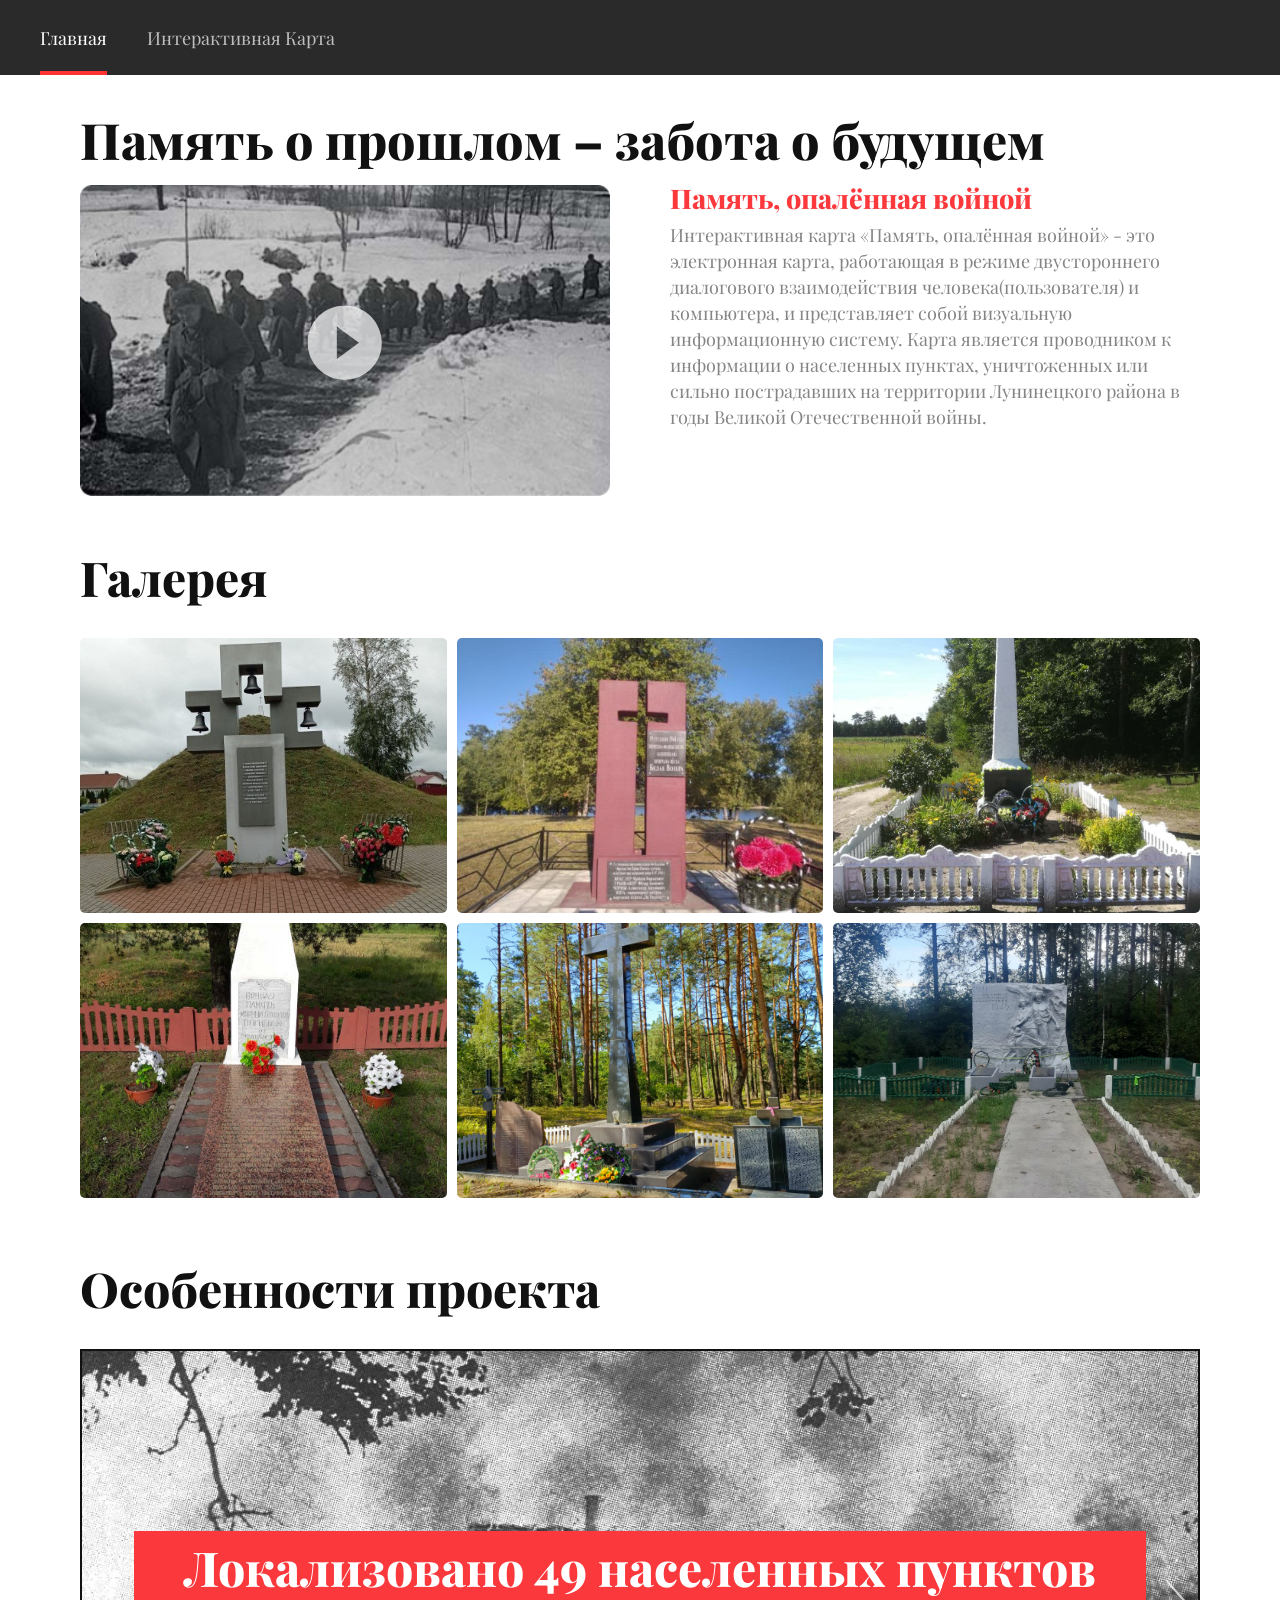
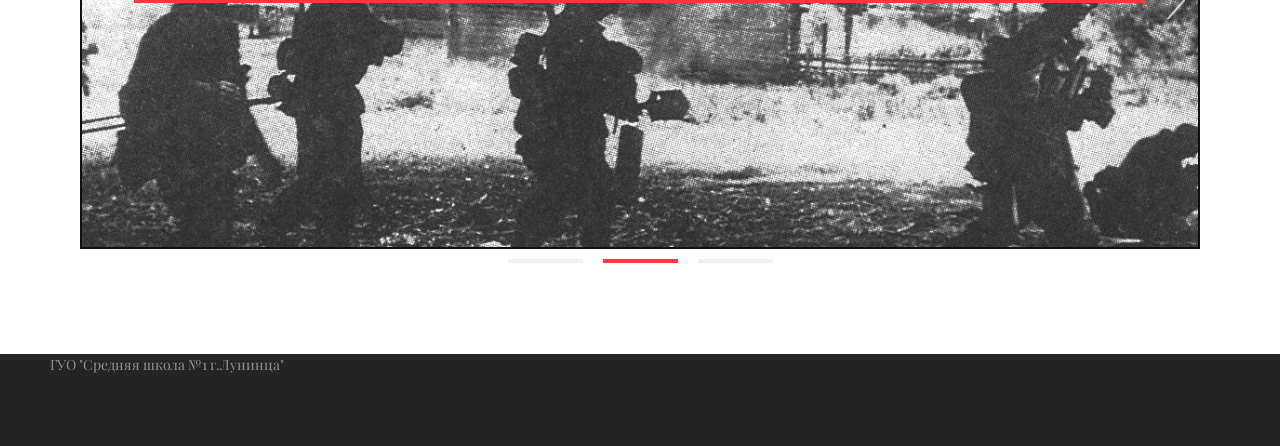
<file: index.html>
<!DOCTYPE html>

<html lang="ru">
  <head>
    <meta http-equiv="Content-Type" content="text/html; charset=UTF-8" />
    <meta name="viewport"content="width=device-width, user-scalable=no, initial-scale=1.0, maximum-scale=1.0, minimum-scale=1.0"/>
    <title>Память опаленная войной</title>
    <link rel="stylesheet" href="style/style.css" />
  </head>
  <body>
    <header class="header">
      <div class="header__row header__row--main">
        <div class="container header__container">
          <div class="header__start">
            <div class="header__burger" onclick="toggleMobileMenu(event)"></div>
            <div class="header__close" onclick="toggleMobileMenu(event)"></div>
            <ul class="header-nav">
              <li class="header-nav__item is-active">
                <a href="/">Главная</a>
              </li>
              <li class="header-nav__item">
                <a href="map.html"> Интерактивная Карта</a>
              </li>
            </ul>
          </div>
        </div>
      </div>
    </header>
    <main class="main">
      <div class="container main__container">
        <div class="content">
          <section class="content__section">
            <h1>Память о прошлом – забота о будущем</h1>
            <div class="content-video">
              <div class="content-video__source">
                <video poster="image/picture.jpg">
                  <source src="video/Minsk.mp4" type="video/mp4"/>
                </video>
                <svg
                  width="75"
                  height="75"
                  viewBox="0 0 75 75"
                  fill="none"
                  xmlns="http://www.w3.org/2000/svg"
                >
                  <path
                    opacity="0.7"
                    d="M37.2278 0.0917969C16.8028 0.0917969 0.181152 16.7135 0.181152 37.1384C0.181152 57.5633 16.8028 74.185 37.2278 74.185C57.6527 74.185 74.2744 57.5633 74.2744 37.1384C74.1335 16.7135 57.6527 0.0917969 37.2278 0.0917969ZM29.3395 53.6192V20.9393L51.4548 37.2793L29.3395 53.6192Z"
                    fill="white"
                  ></path>
                </svg>
              </div>
              <div class="content-video__text">
                <p class="title">
                  <span>Память, опалённая войной</span>
                </p>
                <p class="description">
                  Интерактивная карта «Память, опалённая войной» - это электронная карта,
                  работающая в режиме двустороннего диалогового взаимодействия
                  человека(пользователя) и компьютера, и представляет собой визуальную информационную
                  систему. Карта является проводником к информации о населенных пунктах, 
                  уничтоженных или сильно пострадавших на территории Лунинецкого района
                  в годы Великой Отечественной войны.
                </p>
              </div>
            </div>
          </section>
          <section class="projects">
            <div class="content-header__row">
              <h2>Галерея</h2>
            </div>
            <div class="projects__content">
              <div class="gallery-item">
                <img src="image/bes_kurgan.jpg" alt="Image 1" />
                <div class="caption">Лунинец</div>
              </div>
              <div class="gallery-item">
                <img src="image/beloe_ozero.jpg" alt="Image 2" />
                <div class="caption">Белое Озеро</div>
              </div>
              <div class="gallery-item">
                <img src="image/melyasnica.jpg" alt="Image 3" />
                <div class="caption">Мелясница</div>
              </div>
              <div class="gallery-item">
                <img src="image/dyatlovichi.jpg" alt="Image 1" />
                <div class="caption">Дятловичи</div>
              </div>
              <div class="gallery-item">
                <img src="image/sitnickiy_dvor.jpg" alt="Image 2" />
                <div class="caption">Ситницкий Двор</div>
              </div>
              <div class="gallery-item">
                <img src="image/Dvorets.webp" alt="Image 3" />
                <div class="caption">Ракитно</div>
              </div>
            </div>
          </section>

          <section class="banner-slider">
            <div class="content-header__row">
              <h2>Особенности проекта</h2>
            </div>
            <div class="slider">
              <div class="slider__item">
                <div>
                  <a href="http://db.narb.by/">
                    <div class="slider-content">
                      <span class="_accent">Архивные документы</span>
                      <span></span>
                    </div>
                  </a>
                </div>
              </div>
              <div class="slider__item">
                <div>
                  <a href="http://db.narb.by/">
                    <div class="slider-content">
                      <span class="_accent">Локализовано 49 населенных пунктов</span>
                      <span></span>
                    </div>
                  </a>
                </div>
              </div>
              <div class="slider__item">
                <div>
                  <a href="http://db.narb.by/">
                    <div class="slider-content">
                      <span class="_accent">Регион: Лунинецкий район</span>
                      <span></span>
                    </div>
                  </a>
                </div>
              </div>
            </div>
          </section>
        </div>
      </div>
    </main>

    <footer class="footer">
      <div class="container footer__container">
        <div class="footer__row footer__row--main">
          <ul class="footer-nav">
            <li class="footer-nav__item is-active">
              <a href="https://sch1.luninec.edu.by/" target="_blank" rel="nofollow">
                ГУО "Средняя школа №1 г.Лунинца"
            </a>
            </li>
          </ul>
        </div>
        <div class="footer__row footer__row--social">
          <ul class="footer-social">
            <li class="footer-social__item">
              
            </li>
          </ul>
        </div>
        <div class="footer__row footer__row--about">
          <div class="footer__about">
            <p></p>
          </div>
          <div class="footer__contact">
            <p>
              <!-- <strong>
                <a href="mailto:karpecivan@mail.ru">karpecivan@mail.ru</a>
              </strong> -->
            </p>
          </div>
        </div>
      </div>
    </footer>
    <button id="scrollBtn">Наверх</button>
    <script
      src="https://cdnjs.cloudflare.com/ajax/libs/jquery/3.7.1/jquery.min.js"
      integrity="sha512-v2CJ7UaYy4JwqLDIrZUI/4hqeoQieOmAZNXBeQyjo21dadnwR+8ZaIJVT8EE2iyI61OV8e6M8PP2/4hpQINQ/g=="
      crossorigin="anonymous"
      referrerpolicy="no-referrer"
    ></script>
    <script src="js/slick.min.js"></script>
    <script src="js/script.js"></script>
  </body>
</html>
</file>
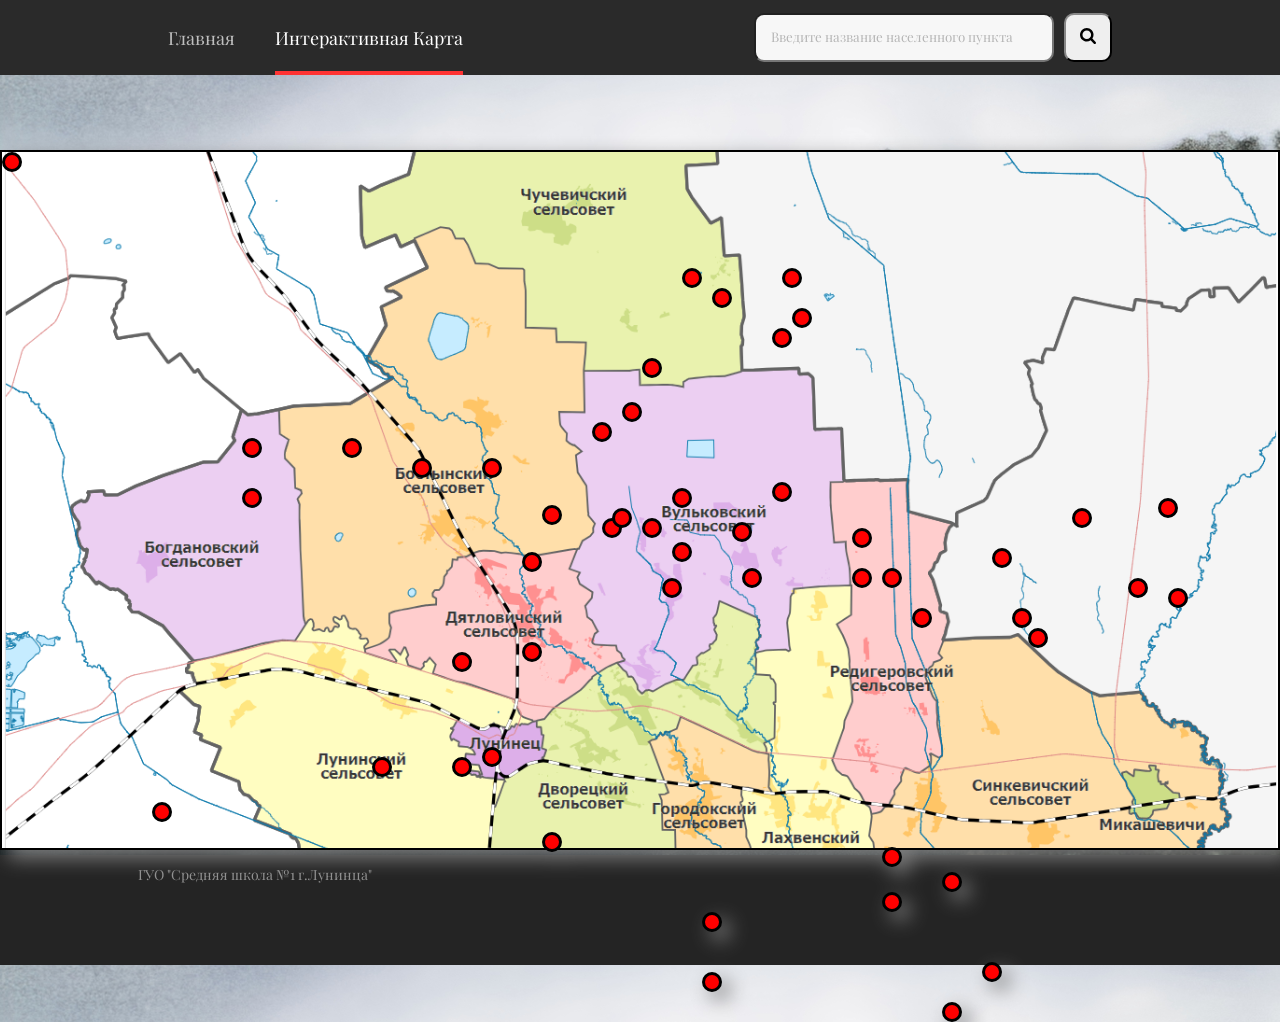
<file: map.html>
<!DOCTYPE html>
<html lang="en">
<head>
    <meta charset="UTF-8">
    <meta http-equiv="X-UA-Compatible" content="IE=edge">
    <meta name="viewport" content="width=device-width, initial-scale=1.0">
    <title>Память опаленная войной</title>
    <link rel="stylesheet" href="https://cdnjs.cloudflare.com/ajax/libs/font-awesome/6.1.2/css/all.min.css" integrity="sha512-1sCRPdkRXhBV2PBLUdRb4tMg1w2YPf37qatUFeS7zlBy7jJI8Lf4VHwWfZZfpXtYSLy85pkm9GaYVYMfw5BC1A==" crossorigin="anonymous" referrerpolicy="no-referrer" />
    <link rel="stylesheet" href="style/map.style.css">
</head>
<body>
    <header class="header">
        <div class="header__row header__row--main">
            <div class="container header__container">
                <div class="header__start">
                    <div class="header__burger" onclick="toggleMobileMenu(event)"></div>
                    <div class="header__close" onclick="toggleMobileMenu(event)"></div>
                    <ul class="header-nav">
                        <li class="header-nav__item">
                            <a href="/">Главная</a>
                        </li>
                        <li class="header-nav__item is-active">
                            <a href="map.html"> Интерактивная Карта</a>
                        </li> 
                    </ul>
                </div>
                <div class="header__logo">
                    <input class="search"  type="text" placeholder="Введите название населенного пункта">
                    <button class="search__btn">
                        <img src="image/loupe-black.svg">
                    </button>
                </div>
            </div>
        </div>           
    </header>     

    <main class="main">
        <div class="container__marker"></div>

   <div class="modal">
    <div class="modal__container">
        <div class="modal__close">
            <i class="fa-solid fa-circle-xmark"></i>
        </div>

        <div class="modal__image">
            <!-- <img src="" alt="monument"/> -->
        </div>

        <div class="modal__info">
            <div class="modal__info-title">
                <h1></h1>
            </div>
            <div class="modal__info-description">
                <p></p>
            </div>
            <a class="modal__info-button" target="_blank">Узнать больше</a>
        </div>
    </div>
</div>

    </main>
    
    

    <footer class="footer">
        <div class="container footer__container">
            <div class="footer__row footer__row--main">
                <!-- footer logo -->
                <ul class="footer-nav">
                    <li class="footer-nav__item is-active">
                        <a href="https://sch1.luninec.edu.by/" target="_blank" rel="nofollow">
                            ГУО "Средняя школа №1 г.Лунинца"
                        </a>
                    </li>
                </ul>
            </div>
            <div class="footer__row footer__row--social">
                <ul class="footer-social">
                    <li class="footer-social__item">
                        <a href="">
                            <!-- <img src="facebook-white.svg"> -->
                        </a>
                    </li>
                </ul>                
            </div>
            <div class="footer__row footer__row--about">
                <div class="footer__about">                    
                </div>
                <div class="footer__contact">
                    <p>
                        <!-- <strong>
                            <a href="mailto:karpecivan@mail.ru">karpecivan@mail.ru</a>
                        </strong> -->
                    </p>                  
                </div>
            </div>
        </div>
    </footer>
    <script src="js/data.js"></script>
    <script src="js/map.js"></script>
</body>
</html>
</file>
<file: style/style.css>
@import url('https://fonts.googleapis.com/css2?family=Playfair+Display&display=swap');  


#scrollBtn {
    display: none;
    position: fixed;
    bottom: 20px;
    right: 30px;
    font-size: 18px;
    border: none;
    outline: none;
    background-color: #333;
    color: white;
    cursor: pointer;
    padding: 15px;
    border-radius: 4px;
    opacity: 0.5;
    transition: opacity 0.3s;
  }
  
  #scrollBtn:hover {
    opacity: 1;
  }


@media (min-width: 640px) {
    .container {
        max-width: 640px
    }
}

@media (min-width: 768px) {
    .container {
        max-width: 768px
    }
}

@media (min-width: 1024px) {
    .container {
        max-width: 1024px
    }
}

@media (min-width: 1280px) {
    .container {
        max-width: 1280px
    }
}

@media (min-width: 1536px) {
    .container {
        max-width: 1536px
    }
}

/*! normalize.css v3.0.2 | MIT License | git.io/normalize */


footer,
header,
main,
nav,
section 
{
    display: block
}

video {
    display: inline-block;
    vertical-align: baseline
}


a {
    background-color: transparent
}

a:active,
a:hover {
    outline: 0
}

h1 {
    font-size: 2em;
    margin: .67em 0
}


img {
    border: 0
}

svg:not(:root) {
    overflow: hidden
}


button,
input,
select
{
    color: inherit;
    font: inherit;
    margin: 0
}

button {
    overflow: visible
}

button,
select {
    text-transform: none
}

button,
html input[type=button],
input[type=reset],
input[type=submit] {
    -webkit-appearance: button;
    cursor: pointer
}

button[disabled],
html input[disabled] {
    cursor: default
}

button::-moz-focus-inner,
input::-moz-focus-inner {
    border: 0;
    padding: 0
}

input {
    line-height: normal
}

input[type=checkbox],
input[type=radio] {
    box-sizing: border-box;
    padding: 0
}

input[type=number]::-webkit-inner-spin-button,
input[type=number]::-webkit-outer-spin-button {
    height: auto
}

input[type=search] {
    -webkit-appearance: textfield;
    box-sizing: content-box
}

input[type=search]::-webkit-search-cancel-button,
input[type=search]::-webkit-search-decoration {
    -webkit-appearance: none
}


.slick-slider {
    position: relative;
    display: block;
    box-sizing: border-box;
    -webkit-touch-callout: none;
    -webkit-user-select: none;
    -moz-user-select: none;
    user-select: none;
    touch-action: pan-y;
    -webkit-tap-highlight-color: transparent
}

.slick-list {
    position: relative;
    overflow: hidden;
    display: block;
    margin: 0;
    padding: 0
}

.slick-list:focus {
    outline: none
}

.slick-list.dragging {
    cursor: pointer;
    cursor: hand
}

.slick-slider .slick-track,
.slick-slider .slick-list {
    transform: translateZ(0)
}

.slick-track {
    position: relative;
    left: 0;
    top: 0;
    display: block;
    margin-left: auto;
    margin-right: auto
}

.slick-track:before,
.slick-track:after {
    content: "";
    display: table
}

.slick-track:after {
    clear: both
}

.slick-loading .slick-track {
    visibility: hidden
}

.slick-slide {
    float: left;
    height: 100%;
    min-height: 1px;
    display: none
}

[dir=rtl] .slick-slide {
    float: right
}

.slick-slide img {
    display: block
}

.slick-slide.slick-loading img {
    display: none
}

.slick-slide.dragging img {
    pointer-events: none
}

.slick-initialized .slick-slide {
    display: block
}

.slick-loading .slick-slide {
    visibility: hidden
}

.slick-vertical .slick-slide {
    display: block;
    height: auto;
    border: 1px solid transparent
}

.slick-arrow.slick-hidden {
    display: none
}

* {
    margin: 0;
    padding: 0;
    box-sizing: border-box;
    outline: none;
    -webkit-tap-highlight-color: rgba(0, 0, 0, 0);
    min-height: 0;
    min-width: 0;
    -webkit-overflow-scrolling: touch
}

html {
    position: relative
}

html,
body {
    min-height: 100%;
    min-width: 320px;
    height: 1px
}

body {
    font-size: 18px;
    font-family: 'Playfair Display', 'sans-serif';
    background: #FFF;
    color: #111;
    position: relative;
    display: flex;
    flex-direction: column;
    caret-color: #f33;
    -webkit-font-smoothing: antialiased;
    -moz-font-smoothing: antialiased;
    -o-font-smoothing: antialiased
}

body ::-moz-selection {
    color: #111;
    background: #FF3333
}

body ::selection {
    color: #111;
    background: #FF3333
}

body:before {
    content: "";
    position: fixed;
    top: 0;
    left: 0;
    z-index: 5;
    width: 100%;
    height: 100%;
    background-color: #000c;
    opacity: 0;
    visibility: hidden;
    transition: all .2s ease
}

body.is-fixed{
    overflow: hidden
}

a {
    cursor: pointer;
    color: #111;
    text-decoration: none
}

label {
    cursor: pointer
}



input::-webkit-input-placeholder,
input::-moz-placeholder {
    color: #111111b3
}

input::-ms-clear {
    display: none !important;
    width: 0 !important;
    height: 0 !important
}

button {
    background: none;
    border: none
}

h1,
h2,
h3,
h4 {
    margin: 0;
    font-weight: 800
}

h1 {
    font-size: 50px;
    line-height: 100%;
    margin-bottom: 20px
}

@media all and (max-width: 580px) {
    h1 {
        font-size: 24px;
        margin-bottom: 15px
    }
}

h2 {
    font-size: 32px;
    margin-bottom: 20px
}

@media screen and (max-width: 768px) {
    h2 {
        font-size: 16px;
        text-transform: uppercase
    }
}

h3 {
    font-size: 18px;
    margin-bottom: 15px
}

h3.description {
    text-transform: uppercase;
    color: #9b9b9b;
    margin-bottom: 32px
}


.clearfix:after {
    content: "";
    display: table;
    clear: both
}

.about {
    max-width: 830px;
    margin: 0 auto
}



.button {
    display: flex;
    background: #FF3333;
    color: #fff;
    text-transform: uppercase;
    height: 50px;
    align-items: center;
    justify-content: center;
    font-weight: 800;
    text-align: center;
    font-size: 14px;
    letter-spacing: 1px;
    cursor: pointer;
    transition: all .2s ease
}

.button:hover {
    background: #FFF !important;
    color: #111 !important
}

.button.is-color-blocked:hover {
    background: #ff4d4d !important;
    color: #fff !important
}

.button.is-disabled {
    pointer-events: none;
    background: #1A1A1A;
    color: #ffffff80
}


.container {
    margin: 0 auto;
    height: 100%;
    max-width: 1200px;
    min-width: 320px
}

.content {
    padding: 40px;
    flex: 1 1 auto
}

.content-header__row {
    display: flex;
    justify-content: space-between;
    align-items: center;
    margin-bottom: 35px
}

@media (max-width: 600px) {
    .content-header__row {
        align-items: flex-start;
        flex-direction: column
    }
}

.content-header__row h2 {
    font-size: 48px;
    line-height: 52px;
    margin: 0
}

@media all and (max-width: 580px) {
    .content-header__row h2 {
        font-size: 27px;
        text-transform: capitalize
    }
}

.content-header__row .content-nav {
    margin: 0
}

@media screen and (max-width: 480px) {
    .content-header__row .content-nav {
        width: 100%
    }
}

.content-video {
    display: grid;
    grid-template-columns: 1fr 1fr;
    gap: 60px;
    margin-bottom: 50px
}

@media screen and (max-width: 1024px) {
    .content-video {
        display: flex;
        flex-direction: column;
        gap: 32px
    }
}

.content-video__source {
    position: relative;
    border-radius: 10px;
    overflow: hidden
}

.content-video__source video {
    width: 100%
}

.content-video__source svg {
    position: absolute;
    top: 50%;
    left: 50%;
    transform: translate(-50%, -50%);
    z-index: 10
}

.content-video__text {
    display: flex;
    flex-direction: column;
    gap: 10px
}

.content-video__text .title {
    font-weight: 800;
    font-size: 27px;
    line-height: 27px;
    color: #000
}

.content-video__text .title span {
    color: #fb393d
}

.content-video__text .description {
    font-weight: 400;
    font-size: 18px;
    line-height: 26px;
    color: #848484
}

@media screen and (max-width: 1024px) {
    .content {
        padding: 20px
    }
}

@media screen and (max-width: 480px) {
    .content {
        padding: 10px
    }
}

.content--white {
    background: #FFF;
    color: #111
}

.content__section {
    margin: 40px 0 0
}

.content__section:first-of-type {
    margin: 0
}

.content__breadcrumps {
    margin: 0 0 20px
}

.content__breadcrumps li {
    list-style-type: none;
    display: inline-block;
    font-size: 12px;
    opacity: .5;
    text-transform: uppercase
}

.content__breadcrumps li:before {
    content: " / "
}

.content__breadcrumps li:first-child:before {
    display: none
}

.content__breadcrumps a {
    color: #000
}

.content-nav {
    height: 65px;
    display: flex;
    box-shadow: inset 0 -2px #4d4d4d;
    margin: 0 0 20px
}

@media screen and (max-width: 768px) {
    .content-nav {
        max-width: 100%;
        font-size: 14px;
        height: 40px;
        overflow: auto
    }
}

.content-nav__item {
    list-style-type: none;
    margin-right: 30px;
    position: relative;
    transition: all .2s ease;
    flex-shrink: 0
}

.content-nav__item a {
    transition: all .2s ease;
    display: flex;
    align-items: center;
    height: 100%;
    color: #11111180
}

.content-nav__item a:hover {
    color: #111
}

.content-nav__item.is-active {
    box-shadow: inset 0 -2px #f33
}

.content-nav__item.is-active a {
    color: #111
}


.footer {
    margin: auto 0 0;
    background: #242424;
    color: #ffffff80;
    font-size: 12px;
    line-height: 10%;
    flex: 1 0 auto
}

.footer a {
    color: #ffffff80;
    transition: all .2s ease
}

.footer a:hover {
    color: #fff
}

.footer__container {
    padding: 10px
}

@media screen and (max-width: 768px) {
    .footer__container {
        padding: 40px 10px
    }
}

.footer__row {
    display: flex;
    align-items: center;
    justify-content: space-between
}

@media screen and (max-width: 768px) {
    .footer__row {
        flex-direction: column
    }
}

.footer__row--social {
    margin: 40px 0 0
}

.footer__row--about {
    margin: 30px 0 0
}

@media screen and (max-width: 768px) {
    .footer__row--about {
        margin-top: 40px;
        text-align: center
    }
}

.footer__logo {
    font-size: 0
}

.footer__about {
    width: 400px
}

@media screen and (max-width: 768px) {
    .footer__about {
        width: auto
    }
}

.footer__contact {
    text-align: right
}

@media screen and (max-width: 768px) {
    .footer__contact {
        margin-top: 20px;
        text-align: center
    }
}

.footer-nav {
    font-size: 14px;
    display: flex
}

@media screen and (max-width: 768px) {
    .footer-nav {
        margin-top: 40px
    }
}

.footer-nav__item {
    list-style-type: none;
    margin-left: 30px;
    transition: all .2s ease
}

@media screen and (max-width: 768px) {
    .footer-nav__item {
        margin: 0 10px !important
    }
}

.footer-nav__item:first-of-type {
    margin-left: 0
}

.footer-social {
    display: flex;
    align-items: center
}

.footer-social__item {
    list-style-type: none;
    transition: all .2s ease;
    opacity: .5;
    margin-left: 20px
}

@media screen and (max-width: 768px) {
    .footer-social__item {
        margin: 0 10px !important
    }
}

.footer-social__item:first-of-type {
    margin-left: 0
}

.footer-social__item:hover {
    opacity: 1
}



.header {
    flex-shrink: 0;
    padding: 75px 0 0
}

@media screen and (max-width: 480px) {
    .header {
        padding-top: 50px
    }
}

.header__row {
    left: 0;
    right: 0
}

.header__row--main {
    position: fixed;
    top: 0;
    left: 0;
    right: 0;
    height: 75px;
    background: #2a2a2a;
    z-index: 101
}

@media screen and (max-width: 480px) {
    .header__row--main {
        height: 50px
    }
}

.header__row--sub {
    height: 50px;
    font-size: 16px;
    background: #1A1A1A
}

@media screen and (max-width: 1024px) {
    .header__row--sub {
        height: 0
    }
}

.header__row--sub .header-nav__item {
    margin-left: 30px
}

.header__row--sub .header-nav__item a {
    opacity: .5
}

.header__row--sub .header-nav__item.is-active {
    box-shadow: inset 0 -1px #fff
}

.header__row--search {
    background: #FFF;
    height: 65px;
    position: fixed;
    left: 0;
    right: 0;
    top: 75px;
    z-index: 100;
    transition: all .2s ease;
    transform: translateY(-100%)
}

@media screen and (max-width: 480px) {
    .header__row--search {
        height: 50px;
        top: 50px
    }
}

.is-search-open .header__row--search {
    transform: none
}

.header__container {
    display: flex;
    align-items: center;
    justify-content: space-between;
    height: 100%
}

@media screen and (max-width: 768px) {
    .header__container {
        padding-left: 20px;
        padding-right: 20px
    }
}

@media screen and (max-width: 480px) {
    .header__container {
        padding-left: 10px;
        padding-right: 10px
    }
}

.header__start {
    order: 1;
    height: 100%
}

@media screen and (max-width: 1024px) {
    .header__start {
        order: 1;
        width: 50%
    }
}

.header__logo {
    order: 1;
    flex-shrink: 0;
    font-size: 0
}

@media screen and (max-width: 1024px) {
    .header__logo {
        order: 2;
        margin: 0 auto;
        padding: 0 10px
    }
}

.header__logo img {
    max-width: 100%
}

@media screen and (max-width: 480px) {
    .header__logo {
        width: 96px
    }
}

.header__end {
    order: 3;
    height: 100%;
    display: flex;
    align-items: center;
    justify-content: flex-end
}

@media screen and (max-width: 1024px) {
    .header__end {
        margin-left: auto;
        width: 50%
    }
}

.header__button {
    font-size: 12px;
    height: 100%;
    padding: 0 40px;
    line-height: 120%;
    margin-left: 20px
}

@media screen and (max-width: 768px) {
    .header__button {
        background: none !important;
        color: #f33;
        padding: 0
    }

    .header__button br {
        content: ""
    }

    .header__button br:after {
        content: " "
    }

    .header__button:hover {
        color: #fff !important;
        background: none !important
    }
}

@media screen and (max-width: 480px) {
    .header__button {
        font-size: 8px;
        margin-left: 10px;
    }
}


.header__burger {
    background: url(https://iremember.ru/local/templates/iremember/images/icons/burger.svg) no-repeat;
    background-position: center center;
    background-size: 100%;
    width: 20px;
    height: 100%;
    cursor: pointer;
    display: none;
    flex-shrink: 0
}

@media screen and (max-width: 1024px) {
    .header__burger {
        display: block
    }
}

@media screen and (max-width: 480px) {
    .header__burger {
        width: 15px
    }
}

.header__close {
    position: absolute;
    right: 0;
    top: 0;
    margin: 0 20px;
    background: url(https://iremember.ru/local/templates/iremember/images/icons/close-red.svg) no-repeat;
    background-position: center center;
    background-size: 100%;
    width: 20px;
    height: 75px;
    cursor: pointer;
    display: none;
    flex-shrink: 0;
    z-index: 2;
    opacity: 0;
    visibility: hidden
}

@media screen and (max-width: 1024px) {
    .header__close {
        display: block
    }
}

@media screen and (max-width: 480px) {
    .header__close {
        height: 50px;
        width: 15px;
        margin: 0 10px
    }
}

.header-nav {
    display: flex;
    height: 100%
}

@media screen and (max-width: 1024px) {
    .header-nav {
        position: fixed;
        z-index: 1;
        overflow-y: auto;
        left: 0;
        right: 0;
        top: 0;
        bottom: 0;
        background: #1A1A1A;
        flex-direction: column;
        justify-content: center;
        opacity: 0;
        visibility: hidden;
        -webkit-overflow-scrolling: touch
    }
}

.header-nav__item {
    list-style-type: none;
    margin-left: 40px;
    position: relative;
    transition: all .2s ease
}

@media screen and (max-width: 1024px) {
    .header-nav__item {
        margin: 20px 0;
        margin-left: 20px !important;
        padding-left: 20px
    }
}

@media screen and (max-width: 480px) {
    .header-nav__item {
        margin-left: 0 !important;
        padding-left: 20px
    }
}

.header-nav__item:first-of-type {
    margin-left: 0
}

.header-nav__item a {
    color: #fff;
    opacity: .7;
    transition: all .2s ease;
    display: flex;
    align-items: center;
    height: 100%
}

.header-nav__item a:hover {
    opacity: 1
}

.header-nav__item.is-active {
    box-shadow: inset 0 -4px #f33
}

@media screen and (max-width: 1024px) {
    .header-nav__item.is-active {
        box-shadow: none;
        border-left: 4px solid #FF3333
    }
}

.header-nav__item.is-active a {
    opacity: 1
}

.header-search button {
    opacity: .5;
    transition: all .2s ease
}

.header-search button:hover {
    opacity: 1
}

.header-search__overlay {
    position: fixed;
    left: 0;
    right: 0;
    top: 0;
    bottom: 0;
    visibility: hidden
}

.is-search-open .header-search__overlay {
    visibility: visible
}

.header.is-static {
    position: relative
}

.header.is-static .header__row {
    position: absolute
}

.header.is-static .header__row--sub {
    position: relative
}

.header.is-mobile-menu-open {
    position: static;
    z-index: 103
}

.header.is-mobile-menu-open .header__close,
.header.is-mobile-menu-open .header-nav,
.header.is-mobile-menu-open .header-nav-dropdown {
    visibility: visible;
    opacity: 1;
    transition: all .2s ease
}

.main {
    flex: 1 0 auto;
    display: flex;
    flex-direction: column
}

@media screen and (max-width: 1024px) {
    .main {
        display: block
    }
}

.main--light {
    background: #FFF
}

.main--light .content,
.main--light .content a {
    color: #111
}

.main--light .content .button {
    color: #fff
}

.main__container {
    display: flex;
    width: 100%
}

@media screen and (max-width: 1024px) {
    .main__container {
        display: block;
        flex-direction: column;
        height: auto
    }
}


.slick--dark .slick-arrow {
    background-image: url(https://iremember.ru/local/templates/iremember/images/icons/arrow-right-black.svg);
    border-color: #111
}

.slick--dark .slick-arrow:hover {
    border-left-color: #111
}

.slick--dark .slick-dots li {
    background: #111
}

.slick-initialized {
    display: block
}

.slick-slider {
    position: relative
}

.slick-arrow {
    position: absolute;
    height: 50px;
    width: 50px;
    border: 2px solid #FFF;
    overflow: hidden;
    text-indent: -999px;
    background: url(https://iremember.ru/local/templates/iremember/images/icons/arrow-right-white.svg) no-repeat;
    background-position: center center;
    background-size: 9px 16px;
    opacity: .7;
    transition: all .2s ease;
    top: 0;
    left: 0;
    z-index: 1;
    margin: 20px
}

.slick-arrow:hover {
    opacity: 1;
    z-index: 2;
    border-left-color: #fff
}

.slick-prev {
    transform: scaleX(-1)
}

.slick-next {
    border-left-color: transparent;
    margin-left: 69px
}

.slick-dots {
    position: absolute;
    right: 0;
    top: 0;
    margin: 20px
}

.slick-dots li {
    display: inline-block;
    vertical-align: middle;
    opacity: .5;
    background: #fff;
    width: 10px;
    height: 10px;
    border-radius: 50%;
    overflow: hidden;
    margin: 20px 0 20px 10px;
    transition: all .2s ease
}

.slick-dots li.slick-active,
.slick-dots li:hover {
    opacity: 1
}


.projects {
    margin-bottom: 64px;
}

.projects__content {
  display: grid;
  grid-template-columns: repeat(auto-fit, minmax(300px, 1fr));
  gap: 10px;                 
  align-items: stretch;      
}

.gallery-item {
  position: relative;
  overflow: hidden;
  display: flex;    
  flex-direction: column;
}

.gallery-item img {
  display: block;
  width: 100%;
  aspect-ratio: 4 / 3;       
  object-fit: cover;         
  height: auto;
  border-radius: 5px;
}
  .caption {
    position: absolute;
    bottom: 0;
    left: 0;
    right: 0;
    padding: 10px;
    background-color: rgba(0, 0, 0, 0.8);
    color: #fff;
    font-size: 14px;
    text-align: center;
    opacity: 0;
    transition: opacity 0.2s ease-in-out;
  }
  
  .gallery-item:hover .caption {
    opacity: 1;
  }



.banner-slider {
    margin-bottom: 65px
}

.banner-slider .slider {
    width: 100%;
}

/* ==== Style for sllider ==== */

.slider .slider__item{
    border:2px solid;
    height: 500px;
    background-position: center center;
    background-size: cover;
    background-repeat: no-repeat;
    
}


.slider .slider__item:first-child{
    background-image: url("../image/narb.png");
   
}

.slider .slider__item:nth-child(2){
    background-image: url("../image/voyna.jpg");
    
}

.slider .slider__item:nth-child(3){
    background-image: url("../image/luninets.png");
   
}

.banner-slider .slider .slick-prev {
    left: 15px;
    transform: translateY(-50%) scaleX(-1)
}

@media screen and (max-width: 600px) {
    .banner-slider .slider .slick-prev {
        transform: scaleX(-1)
    }
}

.banner-slider .slider .slick-next {
    right: 15px;
    left: initial;
    transform: translateY(-50%)
}

@media screen and (max-width: 600px) {
    .banner-slider .slider .slick-next {
        transform: none
    }
}

.banner-slider .slider .slick-arrow {
    top: 50%;
    border: none;
    background: url("data:image/svg+xml,%3Csvg width='21' height='43' viewBox='0 0 21 43' fill='none' xmlns='http://www.w3.org/2000/svg'%3E%3Cpath d='M1 1L19 21.5L1 42' stroke='white' stroke-width='2' stroke-miterlimit='10'/%3E%3C/svg%3E%0A");
    width: 20px;
    height: 40px;
    margin: 0;
    padding: 0
}

@media screen and (max-width: 600px) {
    .banner-slider .slider .slick-arrow {
        background: url("data:image/svg+xml,%3Csvg width='40' height='85' viewBox='0 0 40 85' fill='none' xmlns='http://www.w3.org/2000/svg'%3E%3Cpath d='M0.999999 1L38 42.5L1 84' stroke='white' stroke-width='2' stroke-miterlimit='10'/%3E%3C/svg%3E%0A");
        height: 85px;
        width: 40px;
        top: 120px
    }
}

.banner-slider .slider .slick-dots {
    margin: 0;
    width: 100%;
    height: -webkit-fit-content;
    height: -moz-fit-content;
    height: fit-content;
    display: grid !important;
    grid-template-columns: repeat(auto-fit, minmax(50px, 75px));
    justify-content: center;
    gap: 20px;
    bottom: -10px;
    top: initial;
    transform: translateY(100%)
}

.banner-slider .slider .slick-dots>li {
    margin: 0;
    width: 100%;
    height: 4px;
    background: #E1E1E1;
    border-radius: 0
}

.banner-slider .slider .slick-dots>li:hover {
    cursor: pointer
}

.banner-slider .slider .slick-dots>li.slick-active {
    background: #FB393D
}

.banner-slider .slider .slick-dots>li button {
    visibility: hidden;
    width: 100%;
    height: 100%
}

.banner-slider .slider-item {
    position: relative;
    background-repeat: no-repeat;
    background-size: cover;
    height: 320px;
    width: 100%
}

@media (max-width: 600px) {
    .banner-slider .slider-item {
        height: 540px
    }
}

 .slider__item .slider-content{
    position: relative;
    top: 50%;
    left: 50%;
    transform: translate(-50%, 250%);
    max-height: calc(100% - 40px);
    width: -webkit-fit-content;
    width: -moz-fit-content;
    width: fit-content;
    font-weight: 800;
    font-size: 36px;
    line-height: 52px;
    text-align: center;
    color: #fff
}

.slider__item .slider-content span {
    display: block
}

.slider__item .slider-content ._accent {
    padding: 0 50px;
    margin-bottom: 30px;
    background: #FB393D;
    line-height: 72px;
    font-size: 48px
}

@media (max-width: 600px) {
    .slider__item .slider-content ._accent {
        width: -webkit-fit-content;
        width: -moz-fit-content;
        width: fit-content;
        font-size: 36px;
        margin-left: auto;
        margin-right: auto
    }

    .slider__item .slider-content {
        transform: none;
        left: 0;
        right: 0;
        bottom: 55px
    }
}
</file>
<file: style/map.style.css>
@import url('https://fonts.googleapis.com/css2?family=Playfair+Display&display=swap');  

* {
  margin: 0;
  padding: 0;
  box-sizing: border-box;
}

/* FIX: растягиваем html и body на всю высоту */
html, body {
  height: 100%;
}

body {
  display: flex;
  flex-direction: column;        /* FIX: колонка для sticky-footer */
  min-height: 100vh;             /* FIX: минимум — высота экрана */
  /* FIX: убраны justify-content: center и align-items: center —
     они ломали прижатие футера */
  background-image: url(../image/background_1.jpg);
  background-size: cover;
  overflow-y: auto;
  font-family: 'Playfair Display', sans-serif;
  font-size: 18px;
}

a {
  text-decoration: none;
}

.container {
  width: 80%;
  margin: 0 auto;
  height: 100%;
  max-width: 1200px;
  min-width: 320px;
}

@media (min-width: 640px) {
  .container { max-width: 640px; }
}

@media (min-width: 768px) {
  .container { max-width: 768px; }
}

@media (min-width: 1024px) {
  .container { max-width: 1024px; }
}

@media (min-width: 1280px) {
  .container { max-width: 1280px; }
}

@media (min-width: 1536px) {
  .container { max-width: 1536px; }
}

header,
footer {
  display: block;
}

.header {
  flex-shrink: 0;
  padding: 75px 0 0;
}

@media screen and (max-width: 480px) {
  .header { padding-top: 50px; }
}

.header__row {
  left: 0;
  right: 0;
}

.header__row--main {
  position: fixed;
  top: 0;
  left: 0;
  right: 0;
  height: 75px;
  background: #2a2a2a;
  z-index: 101;
}

@media screen and (max-width: 480px) {
  .header__row--main { height: 50px; }
}

.header__row--sub {
  height: 50px;
  font-size: 16px;
  background: #1A1A1A;
}

@media screen and (max-width: 1024px) {
  .header__row--sub { height: 0; }
}

.header__row--sub .header-nav__item {
  margin-left: 30px;
}

.header__row--sub .header-nav__item a {
  opacity: .5;
}

.header__row--sub .header-nav__item.is-active {
  box-shadow: inset 0 -1px #fff;
}

.header__container {
  display: flex;
  align-items: center;
  justify-content: space-between;
  height: 100%;
  padding-right: 40px;
  padding-left: 40px;
}

@media screen and (max-width: 768px) {
  .header__container {
    padding-left: 20px;
    padding-right: 20px;
  }
}

@media screen and (max-width: 480px) {
  .header__container {
    padding-left: 10px;
    padding-right: 10px;
  }
}

.header__start {
  order: 1;
  height: 100%;
}

@media screen and (max-width: 1024px) {
  .header__start {
    order: 1;
    width: 50%;
  }
}

.header__logo {
  order: 2;
  flex-shrink: 0;
  font-size: 0;
  display: flex;
  gap: 10px;
}

.header__logo input {
  padding: 15px;
  width: 300px;
  border-radius: 10px;
  color: #333;
  background-color: #f7f7f7;
  outline: none;
}

.header__logo input:focus {
  box-shadow: 5px 5px 10px rgba(0, 0, 0, 0.3);
}

input::placeholder {
  font-family: 'Playfair Display';
  opacity: 0.5;
}

.header__logo button {
  padding: 7px 14px;
  border-radius: 10px;
  border-color: #333;
}

.header__logo button:hover {
  cursor: pointer;
}

@media screen and (max-width: 1024px) {
  .header__logo {
    order: 2;
    margin: 0 auto;
    padding: 0 10px;
  }
}

.header__logo img {
  max-width: 100%;
}

@media screen and (max-width: 480px) {
  .header__logo { width: 96px; }
}

.header__button {
  font-size: 12px;
  height: 100%;
  padding: 0 40px;
  line-height: 120%;
  margin-left: 20px;
}

@media screen and (max-width: 768px) {
  .header__button {
    background: none !important;
    color: #f33;
    padding: 0;
  }
  .header__button br { content: ""; }
  .header__button br:after { content: " "; }
  .header__button:hover {
    color: #fff !important;
    background: none !important;
  }
}

@media screen and (max-width: 480px) {
  .header__button {
    font-size: 8px;
    margin-left: 10px;
  }
}

.header__burger {
  background: url(https://iremember.ru/local/templates/iremember/images/icons/burger.svg) no-repeat;
  background-position: center center;
  background-size: 100%;
  width: 20px;
  height: 100%;
  cursor: pointer;
  display: none;
  flex-shrink: 0;
}

@media screen and (max-width: 1024px) {
  .header__burger { display: block; }
}

@media screen and (max-width: 480px) {
  .header__burger { width: 15px; }
}

.header__close {
  position: absolute;
  right: 0;
  top: 0;
  margin: 0 20px;
  background: url(https://iremember.ru/local/templates/iremember/images/icons/close-red.svg) no-repeat;
  background-position: center center;
  background-size: 100%;
  width: 20px;
  height: 75px;
  cursor: pointer;
  display: none;
  flex-shrink: 0;
  z-index: 2;
  opacity: 0;
  visibility: hidden;
}

@media screen and (max-width: 1024px) {
  .header__close { display: block; }
}

@media screen and (max-width: 480px) {
  .header__close {
    height: 50px;
    width: 15px;
    margin: 0 10px;
  }
}

.header-nav {
  display: flex;
  height: 100%;
}

@media screen and (max-width: 1024px) {
  .header-nav {
    position: fixed;
    z-index: 1;
    overflow-y: auto;
    left: 0;
    right: 0;
    top: 0;
    bottom: 0;
    background: #1A1A1A;
    flex-direction: column;
    justify-content: center;
    opacity: 0;
    visibility: hidden;
    -webkit-overflow-scrolling: touch;
  }
}

.header-nav__item {
  list-style-type: none;
  margin-left: 40px;
  position: relative;
  transition: all .2s ease;
}

@media screen and (max-width: 1024px) {
  .header-nav__item {
    margin: 20px 0;
    margin-left: 20px !important;
    padding-left: 20px;
  }
}

@media screen and (max-width: 480px) {
  .header-nav__item {
    margin-left: 0 !important;
    padding-left: 20px;
  }
}

.header-nav__item:first-of-type {
  margin-left: 0;
}

.header-nav__item a {
  color: #fff;
  opacity: .7;
  transition: all .2s ease;
  display: flex;
  align-items: center;
  height: 100%;
}

.header-nav__item a:hover {
  opacity: 1;
}

.header-nav__item.is-active {
  box-shadow: inset 0 -4px #f33;
}

@media screen and (max-width: 1024px) {
  .header-nav__item.is-active {
    box-shadow: none;
    border-left: 4px solid #FF3333;
  }
}

.header-nav__item.is-active a {
  opacity: 1;
}

.header-search {
  height: 100%;
  width: 100%;
  display: flex;
  align-items: center;
  padding-right: 40px;
  position: relative;
  z-index: 1;
}

@media screen and (max-width: 480px) {
  .header-search { padding-right: 0; }
}

.header-search input {
  font-size: 18px;
  width: 100%;
  height: 100%;
  background: none;
  color: #111;
  padding: 0 20px;
  border: none;
}

@media screen and (max-width: 480px) {
  .header-search input { font-size: 14px; }
}

.header-search button {
  opacity: .5;
  transition: all .2s ease;
}

.header-search button:hover {
  opacity: 1;
}

.header.is-static {
  position: relative;
}

.header.is-static .header__row {
  position: absolute;
}

.header.is-static .header__row--sub {
  position: relative;
}

.header.is-mobile-menu-open {
  position: static;
  z-index: 103;
}

.header.is-mobile-menu-open .header__close,
.header.is-mobile-menu-open .header-nav,
.header.is-mobile-menu-open .header-nav-dropdown {
  visibility: visible;
  opacity: 1;
  transition: all .2s ease;
}

.header__select {
  order: 3;
}

.custom-select {
  background-color: white;
  border: thin solid #242424;
  border-radius: 10px;
  display: inline-block;
  font: inherit;
  line-height: 1.5em;
  padding: 0.4em 3em 0.4em 0.6em;

  /* reset */
  margin: 0;
  -webkit-box-sizing: border-box;
  -moz-box-sizing: border-box;
  box-sizing: border-box;
  -webkit-appearance: none;
  -moz-appearance: none;
  background-image:
    linear-gradient(45deg, transparent 50%, black 50%),
    linear-gradient(135deg, black 50%, transparent 50%),
    linear-gradient(to right, gray, gray);
  background-position:
    calc(100% - 20px) calc(1em + 2px),
    calc(100% - 15px) calc(1em + 2px),
    100% 0;
  background-size:
    5px 5px,
    5px 5px,
    2.5em 2.5em;
  background-repeat: no-repeat;
}

.custom-select:focus {
  background-image:
    linear-gradient(45deg, white 50%, transparent 50%),
    linear-gradient(135deg, transparent 50%, white 50%),
    linear-gradient(to right, gray, gray);
  background-position:
    calc(100% - 15px) 1em,
    calc(100% - 20px) 1em,
    100% 0;
  background-size:
    5px 5px,
    5px 5px,
    2.5em 2.5em;
  background-repeat: no-repeat;
  border-color: grey;
  outline: 0;
}

/* FIX: главный блок растягивается, прижимая футер вниз */
.main {
  flex: 1 0 auto;
  width: 100%;
}

.container__marker {
  width: 100%;
  max-width: 1400px; 
  aspect-ratio: 1367 / 1151;   /* ← точная пропорция вашей картинки */
  margin: 75px auto 0;
  border: 2px solid;
  position: relative;
  background-image: url(../image/luninets.png);
  background-size: cover;      /* при совпадении пропорций обрезки НЕ будет */
  background-position: center;
  filter: drop-shadow(8px 8px 10px gray);
}

@media (max-width: 1280px) {
  .container__marker { height: 700px; }
}

@media (max-width: 768px) {
  .container__marker {
    height: 500px;
    margin-top: 50px;           /* FIX: высота шапки на мобильных */
  }
}

svg {
  cursor: pointer;
}

.circle {
  height: 20px;
  width: 20px;
  background: red;
  border-radius: 50%;
  border: 3px solid;
}


.bostyn{
  position: absolute;
  top: 595px;
  left: 480px;
  z-index: 10; 
}

.barsukovo{
  position: absolute;
  top: 695px;
  left: 880px;
  z-index: 10;
}

.bogdanovka{
  position: absolute;
  top: 650px;
  left: 150px;
  z-index: 10; 
}

.chuchevichi{
  position: absolute;
  top: 270px;
  left: 590px;
  z-index: 10;
}

.boroviki{
  position: absolute;
  top: 390px;
  left: 670px;
  z-index: 10;
}

.ozero{
  position: absolute;
  top: 605px;
  left: 370px;
  z-index: 10;
}

.brodnitsa{
  position: absolute;
  top: 760px;
  left: 700px;
  z-index: 10;
}

.veluta{
  position: absolute;
  top: 490px;
  left: 520px;
  z-index: 10;
}

.vulka{
  position: absolute;
  bottom: 370px;
  left: 410px;
  z-index: 10;
}

.bor{
  position: absolute;
  bottom: 560px;
  left: 680px;
  z-index: 10;
}

.dvorets{
  position: absolute;
  bottom: 310px;
  left: 640px;
  z-index: 10;
}

.dvolya{
  position: absolute;
  bottom: 470px;
  left: 640px;
  z-index: 10;
} 

.dubovka{
 position: absolute;
 bottom: 340px;
 left: 240px;
 z-index: 10;
}

.dyatlovichi{
  position: absolute;
  top: 680px;
  left: 540px;
  z-index: 10;
}

.zamoshie{
  position: absolute;
  top: 605px;
  left: 450px;
  z-index: 10;
}

.zastenok{
  position: absolute;
  bottom: 540px;
  left: 710px;
  z-index: 10;
}

.kozhan{
  position: absolute;
  bottom: 260px;
  left: 740px;
  z-index: 10;
}

.kormuzh{
  position: absolute;
  top: 370px;
  left: 730px;
  z-index: 10;
}

.krvolya{
  position: absolute;
  bottom: 520px;
  left: 790px;
  z-index: 10;
}

.lachva{
  position: absolute;
  bottom: 260px;
  left: 850px;
  z-index: 10;
}

.lahovka{
  position: absolute;
  bottom: 220px;
  left: 910px;
  z-index: 10;
}

.lobcha{
 position: absolute;
 bottom: 390px;
 left: 240px;
 z-index: 10;
}

.lugi{
  position: absolute;
  top: 330px;
  left: 770px;
  z-index: 10;
}

.lunin{
  position: absolute;
  bottom: 390px;
  left: 340px;
  z-index: 10;
}

.lutoven{
  position: absolute;
  bottom: 220px;
  left: 1010px;
  z-index: 10;
}

.luban{
  position: absolute;
  bottom: 260px;
  left: 880px;
  z-index: 10;
}

.lubachin{
  position: absolute;
  top: 820px;
  left: 700px;
  z-index: 10;
}

.lyushha{
  position: absolute;
  top: 500px;
  left: 450px;
  z-index: 10;
}

.mlcuch{
  position: absolute;
  top: 250px;
  left: 620px;
  z-index: 10;
}


.melyasnica{
  position: absolute;
  bottom: 370px;
  left: 480px;
  z-index: 10;
}

.mizh{
  position: absolute;
  bottom: 560px;
  left: 780px;
  z-index: 10;
}

.ozernitsa{
  position: absolute;
  bottom: 340px;
  left: 670px;
  z-index: 10;
}

.novoselki{
  position: absolute;
  top: 400px;
  left: 520px;
  z-index: 10;
}


.sitdvor{
  position: absolute;
  bottom: 320px;
  left: 1070px;
  z-index: 10;
}


.sosnovka{
  position: absolute;
  bottom: 310px;
  left: 600px;
  z-index: 10
}


.flerovo{
  position: absolute;
  top: 720px;
  left: 940px;
  z-index: 10;
}


.yazvinki{
  position: absolute;
  bottom: 320px;
  left: 610px;
  z-index: 10
}

.luninets{
  position: absolute;
  bottom: 323px;
  left: 540px;
  z-index: 10;
}

.mikashevichi{
  position: absolute;
  bottom: 250px;
  right: 130px;
  z-index: 10;
}

.cherebasovo{
  position: absolute;
  top: 850px;
  left: 940px;
  z-index: 10;
}

.mor{
  position: absolute;
  bottom: 330px;
  right: 100px;
  z-index: 10
}

.vulkaTwo{
  position: absolute;
  bottom: 500px;
  left: 770px;
  z-index: 10;
}

.mokrovo{
  position: absolute;
  bottom: 280px;
  left: 990px;
  z-index: 10;
}

.monoseevo{
  position: absolute;
  top: 810px;
  left: 980px;
  z-index: 10;
}

.obrub{
  position: absolute;
  bottom: 300px;
  left: 850px;
  z-index: 10;
}

.perunovo{
  position: absolute;
  top: 740px;
  left: 880px;
  z-index: 10;
}

.pesch{
  position: absolute;
  bottom: 240px;
  right: 90px;
  z-index: 10;
}

.rakitno{
  position: absolute;
  bottom: 250px;
  left: 660px;
  z-index: 10;
}

.sink{
  position: absolute;
  bottom: 200px;
  right: 230px;
  z-index: 10;
}

img {
  width: 100%;
  height: auto;
  filter: grayscale(50%) contrast(120%);
}

/*.container__img svg{
    width: 100%;
    height: 800px;
} */

.modal {
  position: fixed;
  z-index: 10000;
  left: 0;
  top: 0;
  width: 100%;
  height: 100%;
  overflow: auto;
  background-color: rgba(0, 0, 0, 0.4);
  transition: transform .5s ease-in;
  padding: 20px;
  display: flex;
  justify-content: center;
  align-items: center;
  transform: scale(0);
}

.show { transform: scale(1); }
.hide { transform: scale(0); }

.modal__container {
  position: relative;
  display: flex;
  width: 80%;               
  max-width: 1200px;
  min-width: 600px;            
  flex-shrink: 0;              
  max-height: 85vh;
  gap: 20px;
  background: #fff;
  padding: 20px;
  border-radius: 10px;
  overflow: hidden;
}

/* кнопка закрытия */
.modal__container .modal__close {
  position: absolute;
  top: 10px;
  right: 10px;
  z-index: 2;
  cursor: pointer;
  line-height: 0;
}

.modal__container .modal__close i {
  font-size: 32px;
  opacity: 0.5;
  transition: opacity .3s ease-in;
  display: block;
}

.modal__container .modal__close i:hover { opacity: 1; }

/* картинка — половина окна */
.modal__container .modal__image {
  flex: 1 1 50%;
  min-width: 0;
  display: flex;
  align-items: center;
  justify-content: center;
  overflow: hidden;
  height: 70vh;              
}

.modal__container .modal__image img {
  max-width: 100%;           
  max-height: 100%;
  width: auto;               
  height: auto;
  object-fit: contain;
  display: block;
  border-radius: 5px;
  filter: none;
  image-rendering: auto;   
}


.modal__container .modal__info {
  flex: 1 1 50%;
  min-width: 0;
  display: flex;
  flex-direction: column;
  overflow-y: auto;
  max-height: 80vh;
  padding-right: 5px;
}

.modal__container .modal__info .modal__info-title h1 {
  text-align: center;
  margin-bottom: 15px;
}

.modal__container .modal__info .modal__info-description p {
  line-height: 25px;
  text-align: justify;
}

.modal__container .modal__info .modal__info-button {
  display: block;
  margin-top: auto;
  padding: 10px;
  border: 2px solid;
  width: 100%;
  text-decoration: none;
  font-size: 20px;
  color: #000;
  text-align: center;
  transition: all .5s ease-in;
  cursor: pointer;
  border-radius: 5px;
}

.modal__container .modal__info .modal__info-button:hover { background: gray; }


@media (max-width: 768px) {
  .modal__container {
    width: 95%;
    min-width: 0;              /* ← сбрасываем минимум */
    flex-direction: column;
    max-height: 90vh;
    padding: 15px;
    gap: 10px;
  }

  .modal__container .modal__image {
    flex: 0 0 auto;
    max-height: 40vh;
  }

  .modal__container .modal__image img { max-height: 40vh; }

  .modal__container .modal__info {
    flex: 1;
    max-height: 45vh;
  }
}



[data-tooltip] {
  --arrow-size: 10px;
  cursor: pointer;
}

[data-tooltip]:before,
[data-tooltip]:after {
  position: absolute;
  visibility: hidden;
  opacity: 0;
  pointer-events: none;
  transition: 0.2s;
  will-change: transform;
  z-index: 500;
}

[data-tooltip]:before {
  content: attr(data-tooltip);
  padding: 5px 10px;
  min-width: 50px;
  max-width: 100px;
  left: 50%;
  bottom: 18px;
  width: max-content;
  width: -moz-max-content;
  border-radius: 6px;
  font-size: 14px;
  background-color: rgba(59, 72, 80, 0.9);
  background-image: linear-gradient(30deg,
    rgba(59, 72, 80, 0.44),
    rgba(59, 68, 75, 0.44),
    rgba(60, 82, 88, 0.44));
  box-shadow: 0px 0px 24px rgba(0, 0, 0, 0.2);
  color: #fff;
  text-align: center;
  white-space: pre-wrap;
  transform: translate(-50%, calc(0px - var(--arrow-size))) scale(0.5);
}

[data-tooltip]:after {
  content: '';
  left: 50%;
  bottom: 18px;
  border-style: solid;
  border-width: var(--arrow-size) var(--arrow-size) 0px var(--arrow-size);
  border-color: rgba(55, 64, 70, 0.9) transparent transparent transparent;
  transition-duration: 0s;
  transform-origin: top;
  transform: translateX(-50%) scaleY(0);
}

[data-tooltip]:hover:before,
[data-tooltip]:hover:after {
  visibility: visible;
  opacity: 1;
}

[data-tooltip]:hover:before {
  transition-delay: 0.3s;
  transform: translate(-50%, calc(0px - var(--arrow-size))) scale(1);
}

[data-tooltip]:hover:after {
  transition-delay: 0.5s;
  transition-duration: 0.2s;
  transform: translateX(-50%) scaleY(1.5);
}


.footer {
  margin-top: 5px;
  width: 100%;
  background: #242424;
  color: #ffffff80;
  font-size: 12px;
  line-height: 1.4;
  flex-shrink: 0;  
}

.footer a {
  color: #ffffff80;
  transition: all .2s ease;
}

.footer a:hover {
  color: #fff;
}

.footer__container {
  padding: 10px;
}

@media screen and (max-width: 768px) {
  .footer__container {
    padding: 40px 10px;
  }
}

.footer__row {
  display: flex;
  align-items: center;
  justify-content: space-between;
}

@media screen and (max-width: 768px) {
  .footer__row {
    flex-direction: column;
  }
}

.footer__row--social {
  margin: 40px 0 0;
}

.footer__row--about {
  margin: 30px 0 0;
}

@media screen and (max-width: 768px) {
  .footer__row--about {
    margin-top: 40px;
    text-align: center;
  }
}

.footer__logo {
  font-size: 0;
}

.footer__about {
  width: 400px;
}

@media screen and (max-width: 768px) {
  .footer__about {
    width: auto;
  }
}

.footer__contact {
  text-align: right;
}

@media screen and (max-width: 768px) {
  .footer__contact {
    margin-top: 20px;
    text-align: center;
  }
}

.footer-nav {
  font-size: 14px;
  display: flex;
}

@media screen and (max-width: 768px) {
  .footer-nav {
    margin-top: 40px;
  }
}

.footer-nav__item {
  list-style-type: none;
  margin-left: 30px;
  transition: all .2s ease;
}

@media screen and (max-width: 768px) {
  .footer-nav__item {
    margin: 0 10px !important;
  }
}

.footer-nav__item:first-of-type {
  margin-left: 0;
}

.footer-social {
  display: flex;
  align-items: center;
}

.footer-social__item {
  list-style-type: none;
  transition: all .2s ease;
  opacity: .5;
  margin-left: 20px;
}

@media screen and (max-width: 768px) {
  .footer-social__item {
    margin: 0 10px !important;
  }
}

.footer-social__item:first-of-type {
  margin-left: 0;
}

.footer-social__item:hover {
  opacity: 1;
}
</file>
